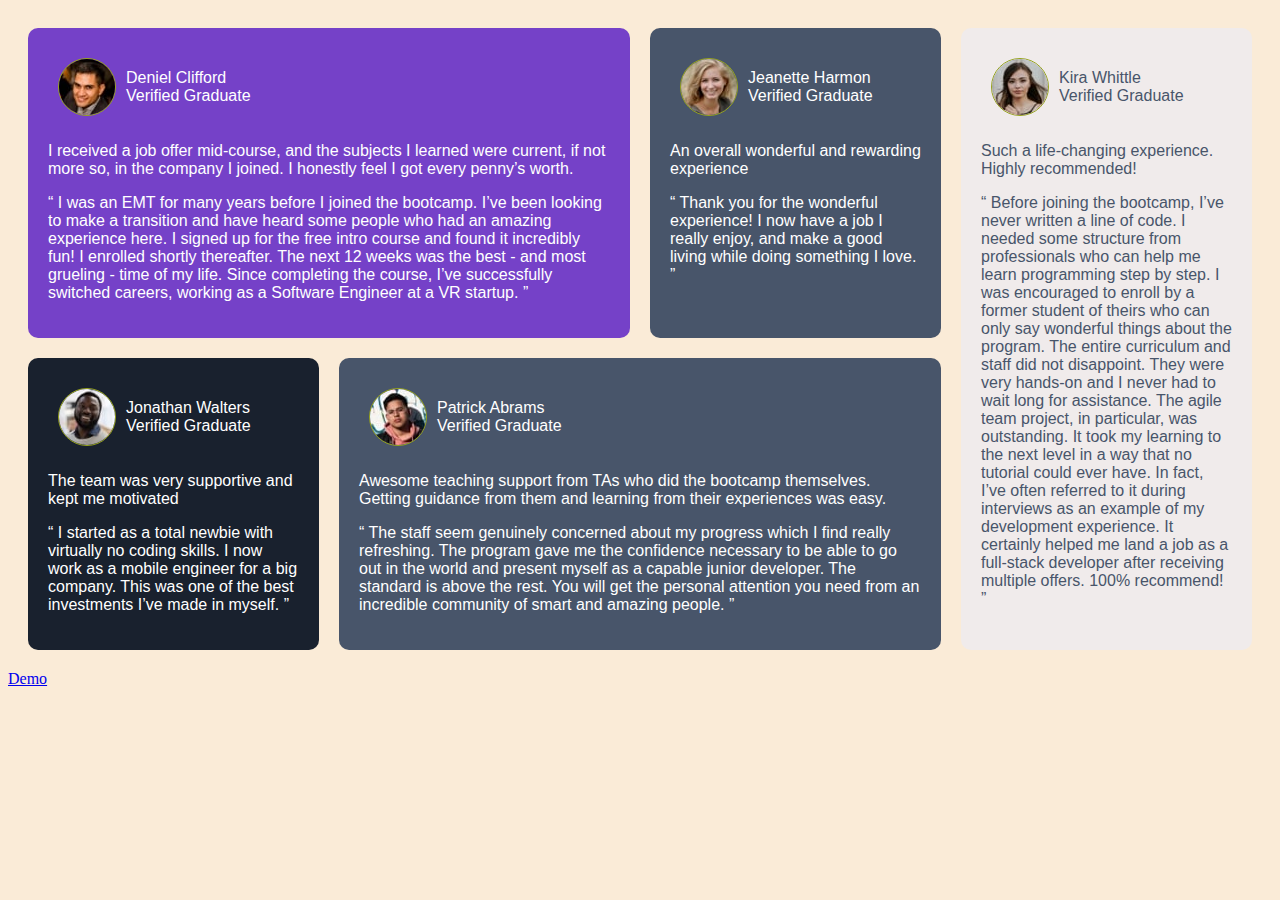
<file: grid base/index.html>
<!DOCTYPE html>
<html lang="en">

<head>
    <meta charset="UTF-8">
    <meta name="viewport" content="width=device-width, initial-scale=1.0">
    <title>Document</title>
    <style>
        body{
            background-color: antiquewhite;
        }
        .c1 img,
        .c2 img,
        .c3 img,
        .c4 img,
        .c5 img {
            border-radius: 50%;
            border: 1px solid rgb(150, 163, 28);
            margin: 10px;
        }

        .span {
            display: flex;
            align-items: center;
        }

        .c1,
        .c2,
        .c3,
        .c4,
        .c5 {
            color: white;
            font-family: 'Segoe UI', Tahoma, Geneva, Verdana, sans-serif;
            padding: 20px;
            border-radius: 10px;
        }

        .c1 {
            background-color: hsl(263, 55%, 52%);
        }

        .c2 {
            background-color: hsl(217, 19%, 35%);
        }

        .c3 {
            background-color: hsl(219, 29%, 14%);
        }

        .c4 {
            background-color: hsl(217, 19%, 35%);
        }

        .c5 {
            background-color: hsl(0, 14%, 93%);
            color: hsl(217, 19%, 35%);
        }

        .grid {
            display: grid;
            grid-template-columns: repeat(4, 1fr);
            grid-template-rows: repeat(2, auto);
            gap: 20px;
            padding: 20px;
        }

        .c1 {
            grid-column: 1 / 3;
        }

        .c2 {
            grid-column: 3 / 4;
        }

        .c3 {
            grid-column: 1 / 2;
            grid-row: 2 / 3;
        }

        .c4 {
            grid-column: 2 / 4;
            grid-row: 2 / 3;
        }

        .c5 {
            grid-column: 4 / 5;
            grid-row: 1 / 3;
        }
        @media (max-width: 768px) {
            .grid {
                grid-template-columns: 1fr;
                grid-template-rows: auto;
            }

            .c1,
            .c2,
            .c3,
            .c4,
            .c5 {
                grid-column: 1 / -1;
                grid-row: auto;
            }
        }
    </style>
</head>

<body>
    <div class="grid">
        <div class="c1">
            <div class="span">
                <img src="image-daniel.jpg" alt="image-daniel">
                <div>
                    Deniel Clifford<br>
                    Verified Graduate
                </div>
            </div>
            <p>
                I received a job offer mid-course, and the subjects I learned were current, if not more so,
                in the company I joined. I honestly feel I got every penny’s worth.
            </p>
            <p>
                “ I was an EMT for many years before I joined the bootcamp. I’ve been looking to make a
                transition and have heard some people who had an amazing experience here. I signed up
                for the free intro course and found it incredibly fun! I enrolled shortly thereafter.
                The next 12 weeks was the best - and most grueling - time of my life. Since completing
                the course, I’ve successfully switched careers, working as a Software Engineer at a VR startup. ”
            </p>
        </div>
        <div class="c2">
            <div class="span">
                <img src="image-jeanette.jpg" alt="image-jeanette">
                <div>
                    Jeanette Harmon<br>
                    Verified Graduate
                </div>
            </div>
            <p>
                An overall wonderful and rewarding experience
            </p>
            <p>
                “ Thank you for the wonderful experience! I now have a job I really enjoy, and make a good living
                while doing something I love. ”
            </p>
        </div>
        <div class="c3">
            <div class="span">
                <img src="image-jonathan.jpg" alt="image-jonathan">
                <div>
                    Jonathan Walters<br>
                    Verified Graduate
                </div>
            </div>
            <p>
                The team was very supportive and kept me motivated
            </p>
            <p>
                “ I started as a total newbie with virtually no coding skills. I now work as a mobile engineer
                for a big company. This was one of the best investments I’ve made in myself. ”
            </p>
        </div>
        <div class="c4">
            <div class="span">
                <img src="image-patrick.jpg" alt="image-patrick">
                <div>
                    Patrick Abrams<br>
                    Verified Graduate
                </div>
            </div>
            <p>
                Awesome teaching support from TAs who did the bootcamp themselves. Getting guidance from them and
                learning from their experiences was easy.
            </p>
            <p>
                “ The staff seem genuinely concerned about my progress which I find really refreshing. The program
                gave me the confidence necessary to be able to go out in the world and present myself as a capable
                junior developer. The standard is above the rest. You will get the personal attention you need from
                an incredible community of smart and amazing people. ”
            </p>
        </div>
        <div class="c5">
            <div class="span">
                <img src="image-kira.jpg" alt="image-kira">
                <div>
                    Kira Whittle<br>
                    Verified Graduate
                </div>
            </div>
            <p>
                Such a life-changing experience. Highly recommended!
            </p>
            <p>
                “ Before joining the bootcamp, I’ve never written a line of code. I needed some structure from
                professionals who can help me learn programming step by step. I was encouraged to enroll by a former
                student of theirs who can only say wonderful things about the program. The entire curriculum and staff
                did not disappoint. They were very hands-on and I never had to wait long for assistance. The agile team
                project, in particular, was outstanding. It took my learning to the next level in a way that no tutorial
                could ever have. In fact, I’ve often referred to it during interviews as an example of my development
                experience. It certainly helped me land a job as a full-stack developer after receiving multiple offers.
                100% recommend! ”
            </p>
        </div>
    </div>
    <a href="https://grid-base.netlify.app/">Demo</a>
</body>

</html>
</file>
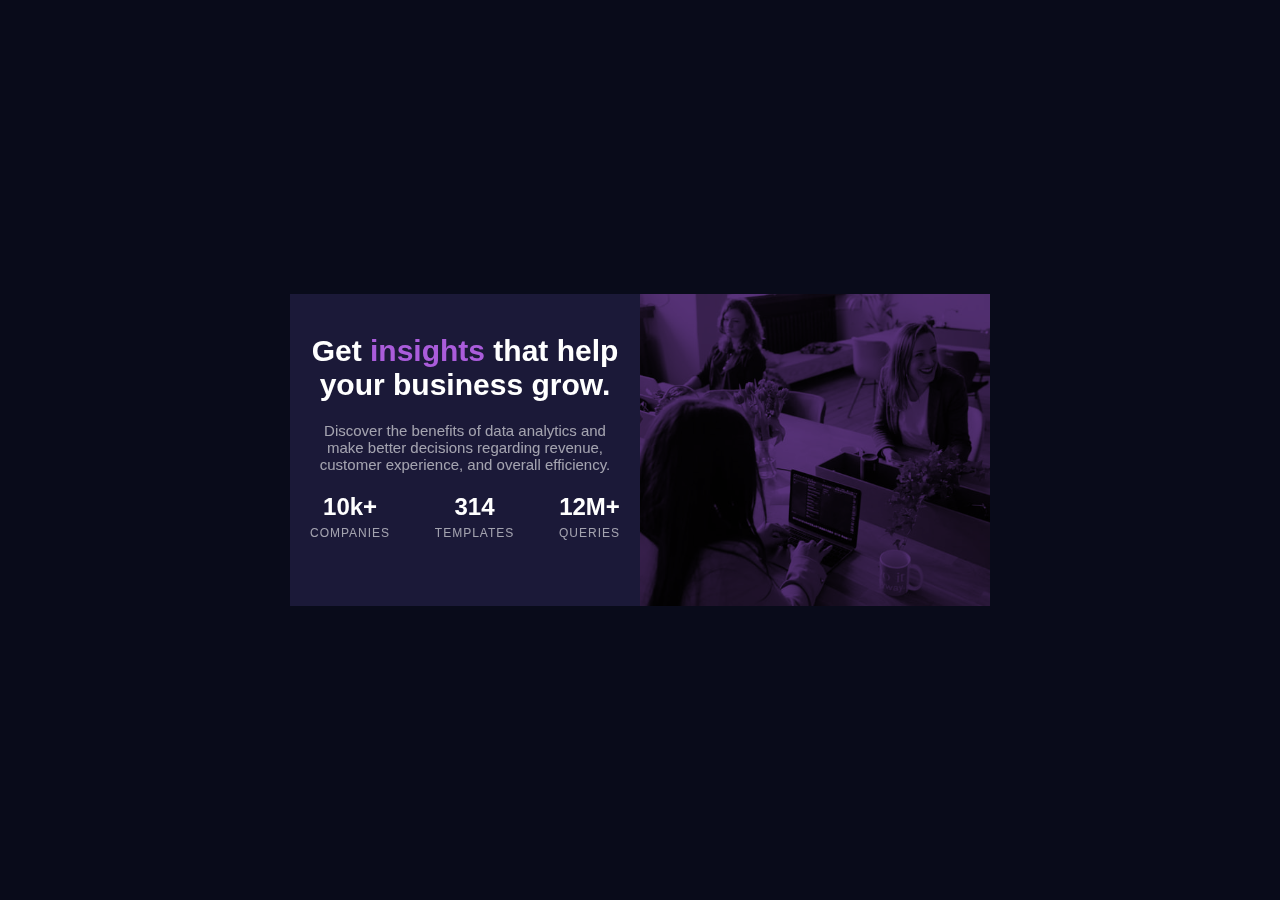
<file: preview card/index.html>
<!DOCTYPE html>
<html lang="en">

<head>
    <meta charset="UTF-8">
    <meta name="viewport" content="width=device-width, initial-scale=1.0">
    <title>Document</title>
    <link rel="stylesheet" href="style.css">
</head>

<body>
    <div class="main">
        <div class="child1">
            <h1>Get <span>insights</span> that help your business grow.</h1>
            <p>Discover the benefits of data analytics and make better decisions regarding revenue, customer experience,
                and overall efficiency.</p>
            <div class="data">
                <div class="data1">
                    <h2>10k+ </h2>
                    <p>COMPANIES</p>
                </div>
                <div class="data2">
                    <h2>314</h2>
                    <p>TEMPLATES</p>
                </div>
                <div class="data3">
                    <h2>12M+</h2>
                    <p>QUERIES</p>
                </div>
            </div>
        </div>
        <div class="child2">
            <img src="image-header-desktop.jpg" width="350px" alt="image">
        </div>
    </div>

</body>

</html>
</file>
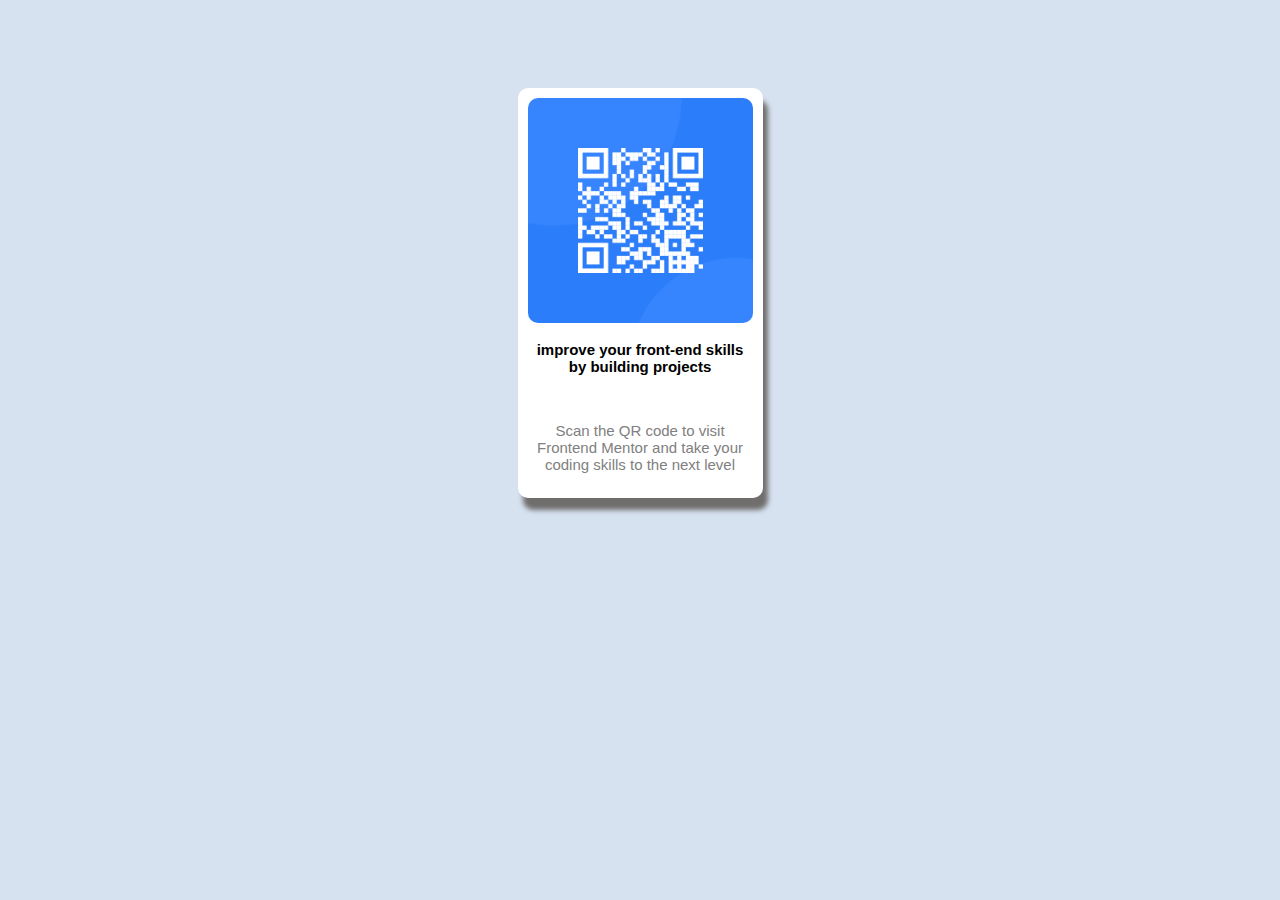
<file: qr code/index.html>
<!DOCTYPE html>
<html lang="en">
<head>
    <meta charset="UTF-8">
    <meta name="viewport" content="width=device-width, initial-scale=1.0">
    <title>Document</title>
    <style>
        body {
            background-color:hsl(212, 45%, 89%);
            justify-content: center;
            align-items: center;
            height: 375px;
             display: flex;
            margin-top: 100px;
           
        }

   
        
        .main{
            background-color:hsl(0, 0%, 100%);
            height: 390px;
            width: 225px;
            border-radius: 10px;
            margin-top: 10px;
            padding: 10px;
            box-shadow: 5px 12px 5px rgb(112, 109, 109);
            
        }
        img{
            
           
            border-radius: 10px;
            width: 225px;
            height: 225px;
        }
            
            


        
        div{
            font-family: 'Segoe UI', Tahoma, Geneva, Verdana, sans-serif;
            
            font-size: 15px;
           
           
            text-align: center;
        }
        .p2{
            color: grey;
        }

    </style>
</head>
<body>
    <div class="main">
    
        <div class="im">

            <img src="image-qr-code.png" alt="image">
          
    
            
    
        </div>
        <div class="p">
            <p><b>improve your front-end skills by building projects</b></p>
            <br>
        </div>
       
        <div class="p2">
            <p>Scan the QR code to visit Frontend Mentor and take your coding skills to the next level</p>
        </div>

    </div>

    
</body>
</html>
</file>
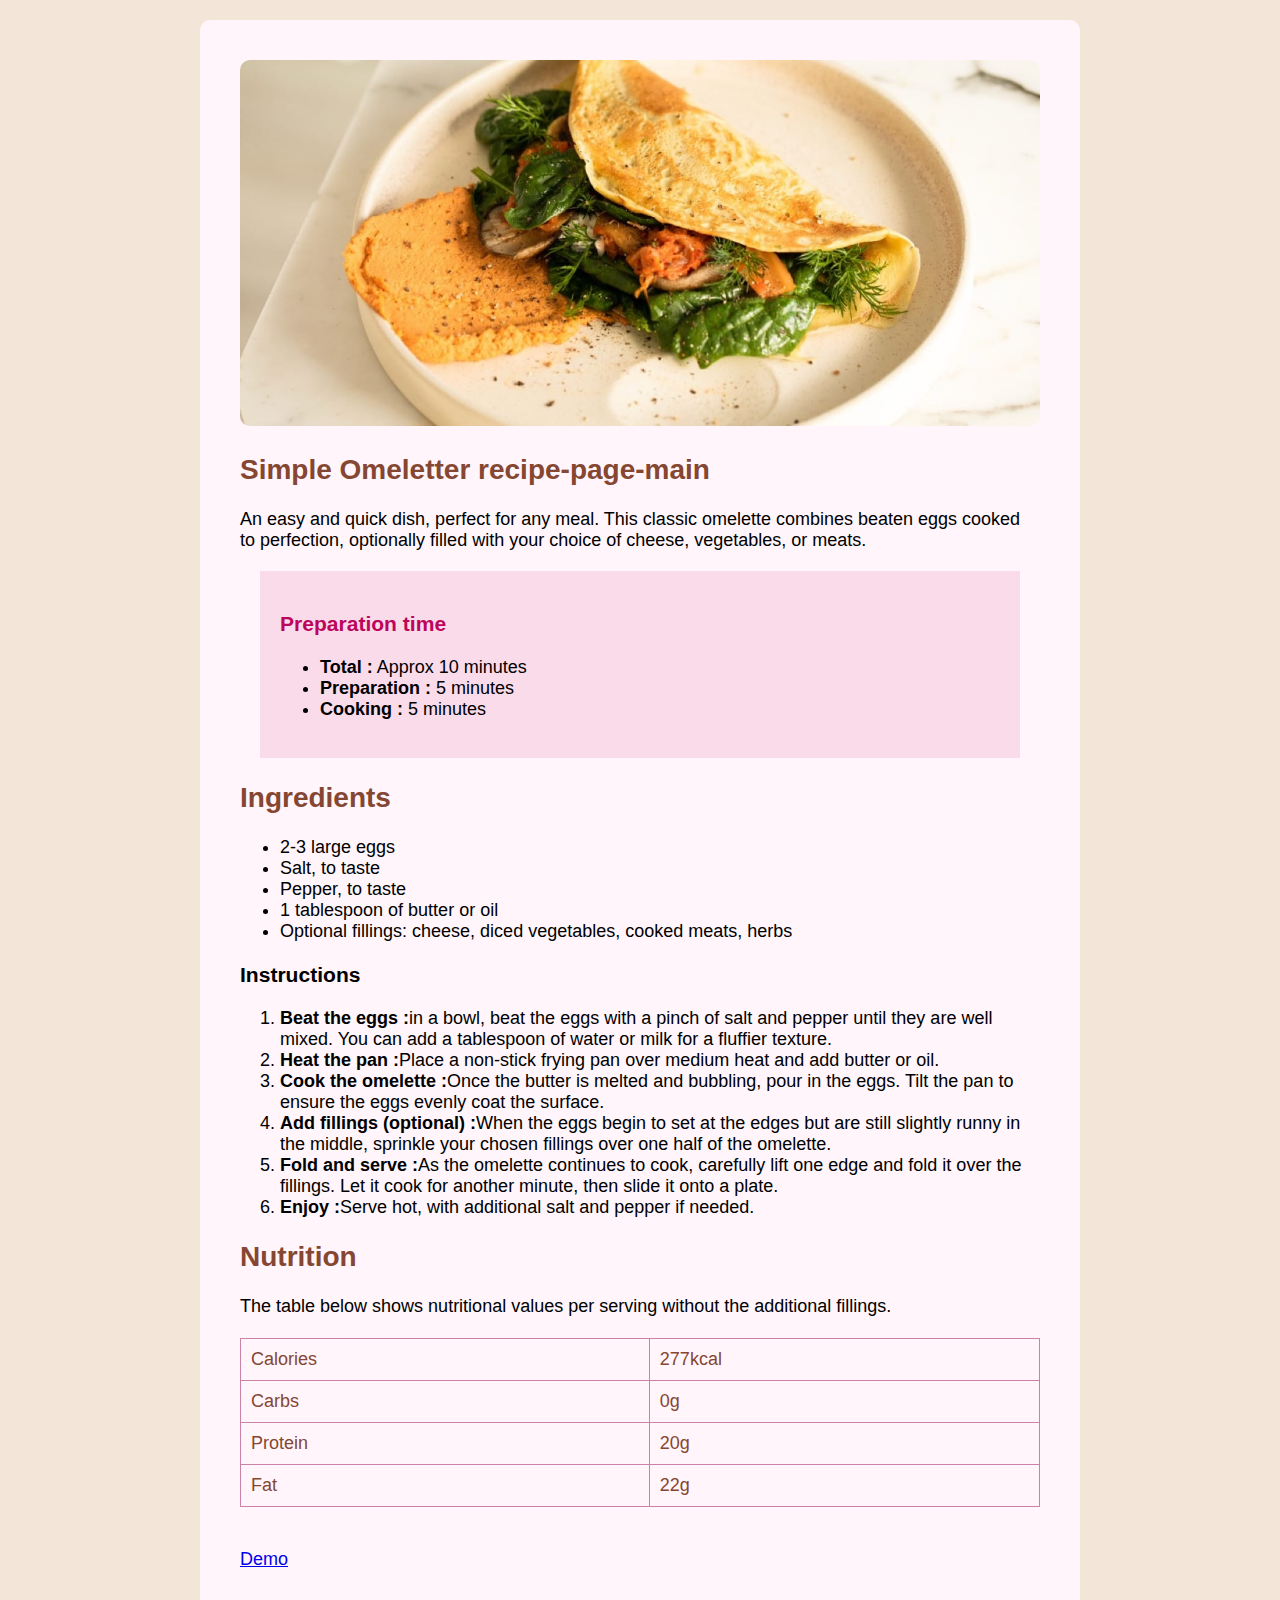
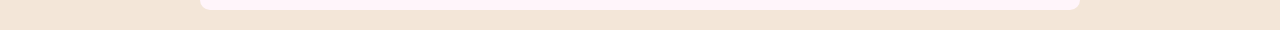
<file: recipe/index.html>
<!DOCTYPE html>
<html lang="en">

<head>
    <meta charset="UTF-8">
    <meta name="viewport" content="width=device-width, initial-scale=1.0">
    <title>Document</title>
    <link rel="stylesheet" href="style.css">
</head>

<body>
    <div class="main">
        <div class="image">
            <img src="image-omelette.jpeg" width="500" height="250"
                alt="image">

        </div>
        <h2>Simple Omeletter recipe-page-main</h2>
        An easy and quick dish, perfect for any meal. This classic omelette combines beaten eggs cooked
        to perfection, optionally filled with your choice of cheese, vegetables, or meats.

        <div class="box">
            <h3>Preparation time</h3>
            <ul>
                <li><b>Total :</b> Approx 10 minutes</li>
                <li><b>Preparation :</b> 5 minutes</li>
                <li><b>Cooking :</b> 5 minutes</li>
            </ul>
        </div>

        <h2>Ingredients</h2>
        <ul>
            <li>
                2-3 large eggs
            </li>
            <li>
                Salt, to taste
            </li>
            <li>
                Pepper, to taste
            </li>
            <li>
                1 tablespoon of butter or oil
            </li>
            <li>
                Optional fillings: cheese, diced vegetables, cooked meats, herbs
            </li>

        </ul>
        <div class="boxe">
            <h3>Instructions</h3>
            <ol>
                <li><b>Beat the eggs :</b>in a bowl, beat the eggs with a pinch of salt and pepper until they are well
                    mixed.
                    You can add a tablespoon of water or milk for a fluffier texture.</li>
                <li><b>Heat the pan :</b>Place a non-stick frying pan over medium heat and add butter or oil.</li>
                <li><b>Cook the omelette :</b>Once the butter is melted and bubbling, pour in the eggs. Tilt the pan to
                    ensure
                    the eggs evenly coat the surface.</li>
                <li><b>Add fillings (optional) :</b>When the eggs begin to set at the edges but are still slightly runny
                    in the
                    middle, sprinkle your chosen fillings over one half of the omelette.</li>
                <li><b>Fold and serve :</b>As the omelette continues to cook, carefully lift one edge and fold it over
                    the
                    fillings. Let it cook for another minute, then slide it onto a plate.</li>
                <li><b>Enjoy :</b>Serve hot, with additional salt and pepper if needed.</li>
            </ol>

        </div>
        <h2>Nutrition</h2>
        The table below shows nutritional values per serving without the additional fillings.
        <br><br>
        <table>
            <tr>
                <td>Calories</td>
                <td>277kcal </td>
            </tr>
            <tr>
                <td>Carbs</td>
                <td>0g</td>
            </tr>
            <tr>
                <td>Protein</td>
                <td>20g</td>
            </tr>
            <tr>
                <td>Fat</td>
                <td>22g</td>
            </tr>
        </table>

        <br><br>
        <a href="https://eggsrecipe.netlify.app/">Demo</a>
</body>

</html>
</file>
<file: preview card/style.css>
body {
    background-color: hsl(233, 47%, 7%);
    display: grid;
    place-items: center;
    min-height: 100vh;
    margin: 0;
}

.main {
    display: flex;
    align-items: stretch;
    flex-direction: column;

}

.child1,
.child2 {
    width: 100%;

    height: auto;

}

.child1 {
    color: white;
    font-size: 15px;
    background-color: hsl(244, 38%, 16%);
    padding: 20px;
    font-family: 'Inter', sans-serif;
    box-sizing: border-box;
    text-align: center;
}

.child1 p {
    color: hsla(0, 0%, 100%, 0.6);
}

.child2 {
    background-color: hsla(277, 64%, 61%, 0.5);
    position: relative;
}

.child2 img {
    display: block;
    width: 100%;
    height: 100%;
    object-fit: cover;
    mix-blend-mode: multiply;
}

.data {
    display: flex;
    flex-direction: column;

    align-items: center;

    margin-top: 20px;
    font-size: medium;
}

span {
    color: hsl(277, 64%, 61%);
}

.child1 h1 {
    font-family: 'Inter', sans-serif;
}

.child p {
    font-family: 'Inter', sans-serif;
    font-size: 15px;
}

.data h2 {
    font-family: 'Inter', sans-serif;
    font-size: 24px;
    font-weight: bold;
    color: white;
    margin: 0;
}

.data p {
    font-family: 'Inter', sans-serif;
    font-size: 12px;
    color: hsla(0, 0%, 100%, 0.6);
    margin: 5px 0 0 0;
    text-transform: uppercase;
    letter-spacing: 1px;
}


@media (min-width: 768px) {
    .main {
        flex-direction: row;

    }

    .child1,
    .child2 {
        width: 350px;
        height: 312px;

    }
   

    .data {
        flex-direction: row;
        justify-content: space-between;
    }
}
</file>
<file: recipe/style.css>
body {
    background-color: hsl(30, 54%, 90%);
    font-family: 'Outfit-SemiBold', sans-serif;
    font-size: 16px;
    font-weight: 400;
    color: hsl(0, 0%, 0%);
    margin: 0;
    padding: 0;
}

.main {
    background-color: hsl(330, 100%, 98%);
    margin: 20px;
    padding: 20px;
    border-radius: 10px;
    max-width: 800px; 
    margin-left: auto;
    margin-right: auto;
}

img {
    border-radius: 10px;
    width: 100%;
    height: auto; 
}

h1 {
    color: hsl(0, 0%, 0%);
    font-size: 30px;
    font-family: 'Arial', sans-serif;
    text-align: center;
}

h2 {
    color: hsl(14, 45%, 36%);
    font-size: 20px;
    font-family: 'Arial', sans-serif;
}

.box {
    background-color: hsl(331, 76%, 92%);
    margin: 10px;
    padding: 10px;
    font-weight: 500;
}

.box h3 {
    color: hsl(332, 95%, 38%);
}

table {
    width: 100%;
    border-collapse: collapse;
    padding: 10px;
    border-radius: 10px;
    font-family: 'Trebuchet MS', 'Lucida Sans Unicode', 'Lucida Grande', 'Lucida Sans', Arial, sans-serif;
}

tr {
    border-radius: 10px;
    border: 1px solid hsl(331, 39%, 65%);
}

td {
    padding: 10px;
    color: hsl(14, 45%, 36%);
    border: 1px solid hsl(331, 39%, 65%);
}

/* Media Queries for Desktop Responsiveness */
@media (min-width: 768px) {
    body {
        font-size: 18px; 
    }

    .main {
        padding: 40px; 
    }

    h1 {
        font-size: 40px; 
    }

    h2 {
        font-size: 28px; 
    }

    .box {
        margin: 20px; 
        padding: 20px;
    }

    table {
        font-size: 18px; 
    }
}
</file>
